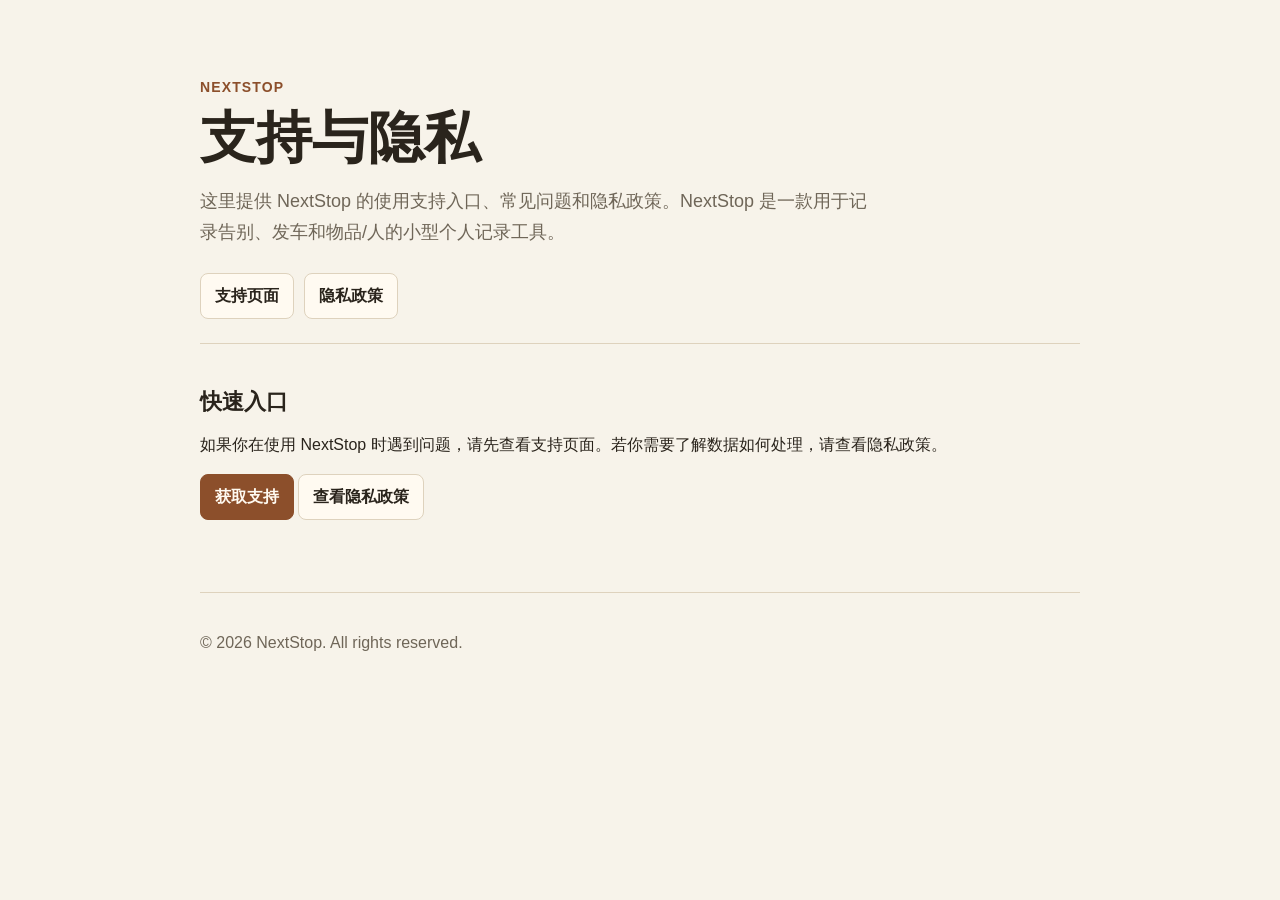
<file: index.html>
<!doctype html>
<html lang="zh-Hans">
<head>
    <meta charset="utf-8">
    <meta name="viewport" content="width=device-width, initial-scale=1">
    <title>NextStop 支持</title>
    <meta name="description" content="NextStop 的支持页面与隐私政策。">
    <link rel="stylesheet" href="styles.css">
</head>
<body>
    <main class="page">
        <header class="hero">
            <p class="eyebrow">NextStop</p>
            <h1>支持与隐私</h1>
            <p class="lead">这里提供 NextStop 的使用支持入口、常见问题和隐私政策。NextStop 是一款用于记录告别、发车和物品/人的小型个人记录工具。</p>
            <nav class="nav" aria-label="主要页面">
                <a href="support.html">支持页面</a>
                <a href="privacy.html">隐私政策</a>
            </nav>
        </header>

        <section class="section">
            <h2>快速入口</h2>
            <p>如果你在使用 NextStop 时遇到问题，请先查看支持页面。若你需要了解数据如何处理，请查看隐私政策。</p>
            <p>
                <a class="button primary" href="support.html">获取支持</a>
                <a class="button" href="privacy.html">查看隐私政策</a>
            </p>
        </section>

        <footer>
            <p>© 2026 NextStop. All rights reserved.</p>
        </footer>
    </main>
</body>
</html>
</file>
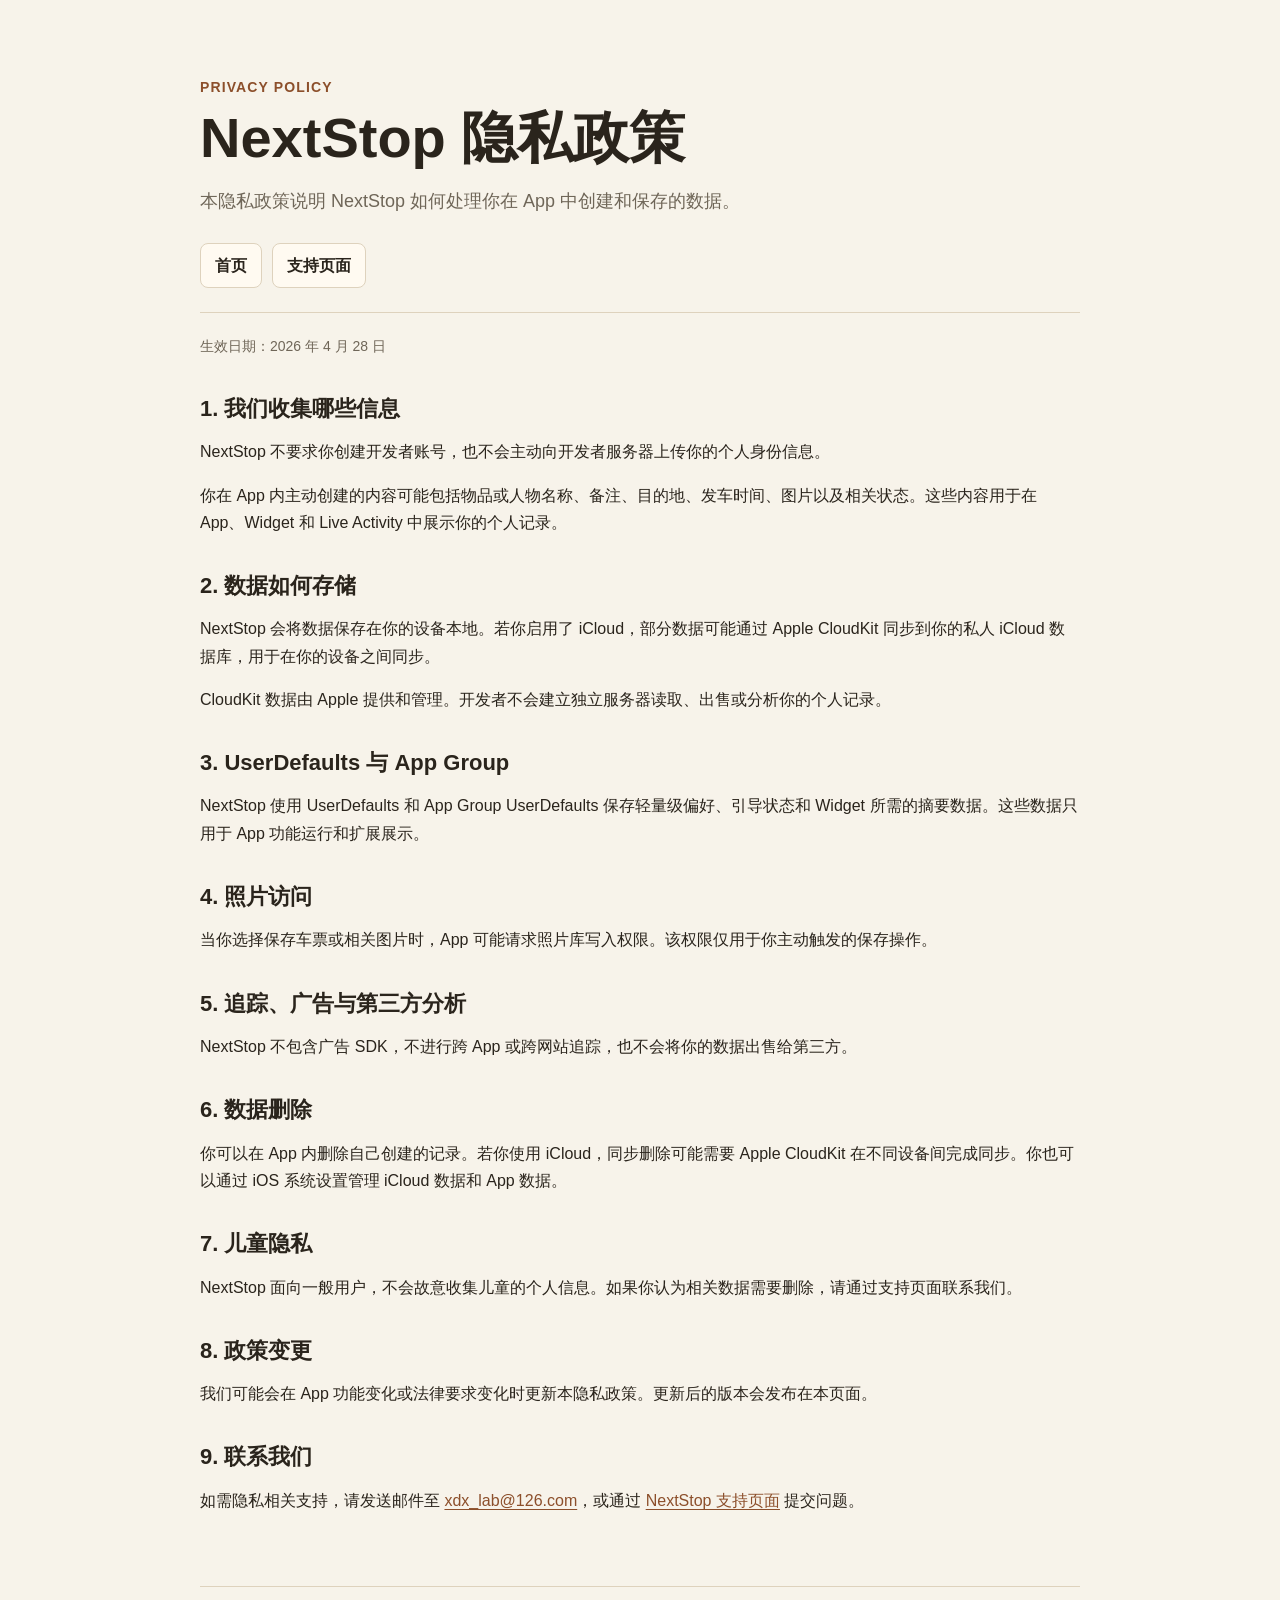
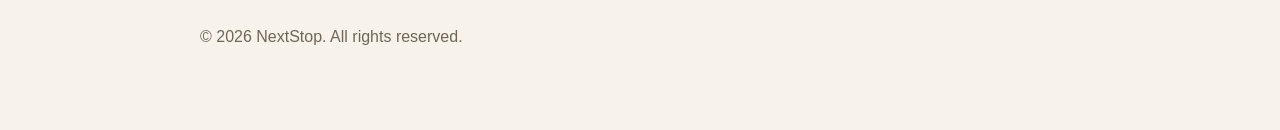
<file: privacy.html>
<!doctype html>
<html lang="zh-Hans">
<head>
    <meta charset="utf-8">
    <meta name="viewport" content="width=device-width, initial-scale=1">
    <title>NextStop 隐私政策</title>
    <meta name="description" content="NextStop 隐私政策。">
    <link rel="stylesheet" href="styles.css">
</head>
<body>
    <main class="page">
        <header class="hero">
            <p class="eyebrow">Privacy Policy</p>
            <h1>NextStop 隐私政策</h1>
            <p class="lead">本隐私政策说明 NextStop 如何处理你在 App 中创建和保存的数据。</p>
            <nav class="nav" aria-label="主要页面">
                <a href="index.html">首页</a>
                <a href="support.html">支持页面</a>
            </nav>
        </header>

        <section class="section">
            <p class="meta">生效日期：2026 年 4 月 28 日</p>

            <h2>1. 我们收集哪些信息</h2>
            <p>NextStop 不要求你创建开发者账号，也不会主动向开发者服务器上传你的个人身份信息。</p>
            <p>你在 App 内主动创建的内容可能包括物品或人物名称、备注、目的地、发车时间、图片以及相关状态。这些内容用于在 App、Widget 和 Live Activity 中展示你的个人记录。</p>

            <h2>2. 数据如何存储</h2>
            <p>NextStop 会将数据保存在你的设备本地。若你启用了 iCloud，部分数据可能通过 Apple CloudKit 同步到你的私人 iCloud 数据库，用于在你的设备之间同步。</p>
            <p>CloudKit 数据由 Apple 提供和管理。开发者不会建立独立服务器读取、出售或分析你的个人记录。</p>

            <h2>3. UserDefaults 与 App Group</h2>
            <p>NextStop 使用 UserDefaults 和 App Group UserDefaults 保存轻量级偏好、引导状态和 Widget 所需的摘要数据。这些数据只用于 App 功能运行和扩展展示。</p>

            <h2>4. 照片访问</h2>
            <p>当你选择保存车票或相关图片时，App 可能请求照片库写入权限。该权限仅用于你主动触发的保存操作。</p>

            <h2>5. 追踪、广告与第三方分析</h2>
            <p>NextStop 不包含广告 SDK，不进行跨 App 或跨网站追踪，也不会将你的数据出售给第三方。</p>

            <h2>6. 数据删除</h2>
            <p>你可以在 App 内删除自己创建的记录。若你使用 iCloud，同步删除可能需要 Apple CloudKit 在不同设备间完成同步。你也可以通过 iOS 系统设置管理 iCloud 数据和 App 数据。</p>

            <h2>7. 儿童隐私</h2>
            <p>NextStop 面向一般用户，不会故意收集儿童的个人信息。如果你认为相关数据需要删除，请通过支持页面联系我们。</p>

            <h2>8. 政策变更</h2>
            <p>我们可能会在 App 功能变化或法律要求变化时更新本隐私政策。更新后的版本会发布在本页面。</p>

            <h2>9. 联系我们</h2>
            <p>如需隐私相关支持，请发送邮件至 <a href="mailto:xdx_lab@126.com">xdx_lab@126.com</a>，或通过 <a href="support.html">NextStop 支持页面</a> 提交问题。</p>
        </section>

        <footer>
            <p>© 2026 NextStop. All rights reserved.</p>
        </footer>
    </main>
</body>
</html>
</file>
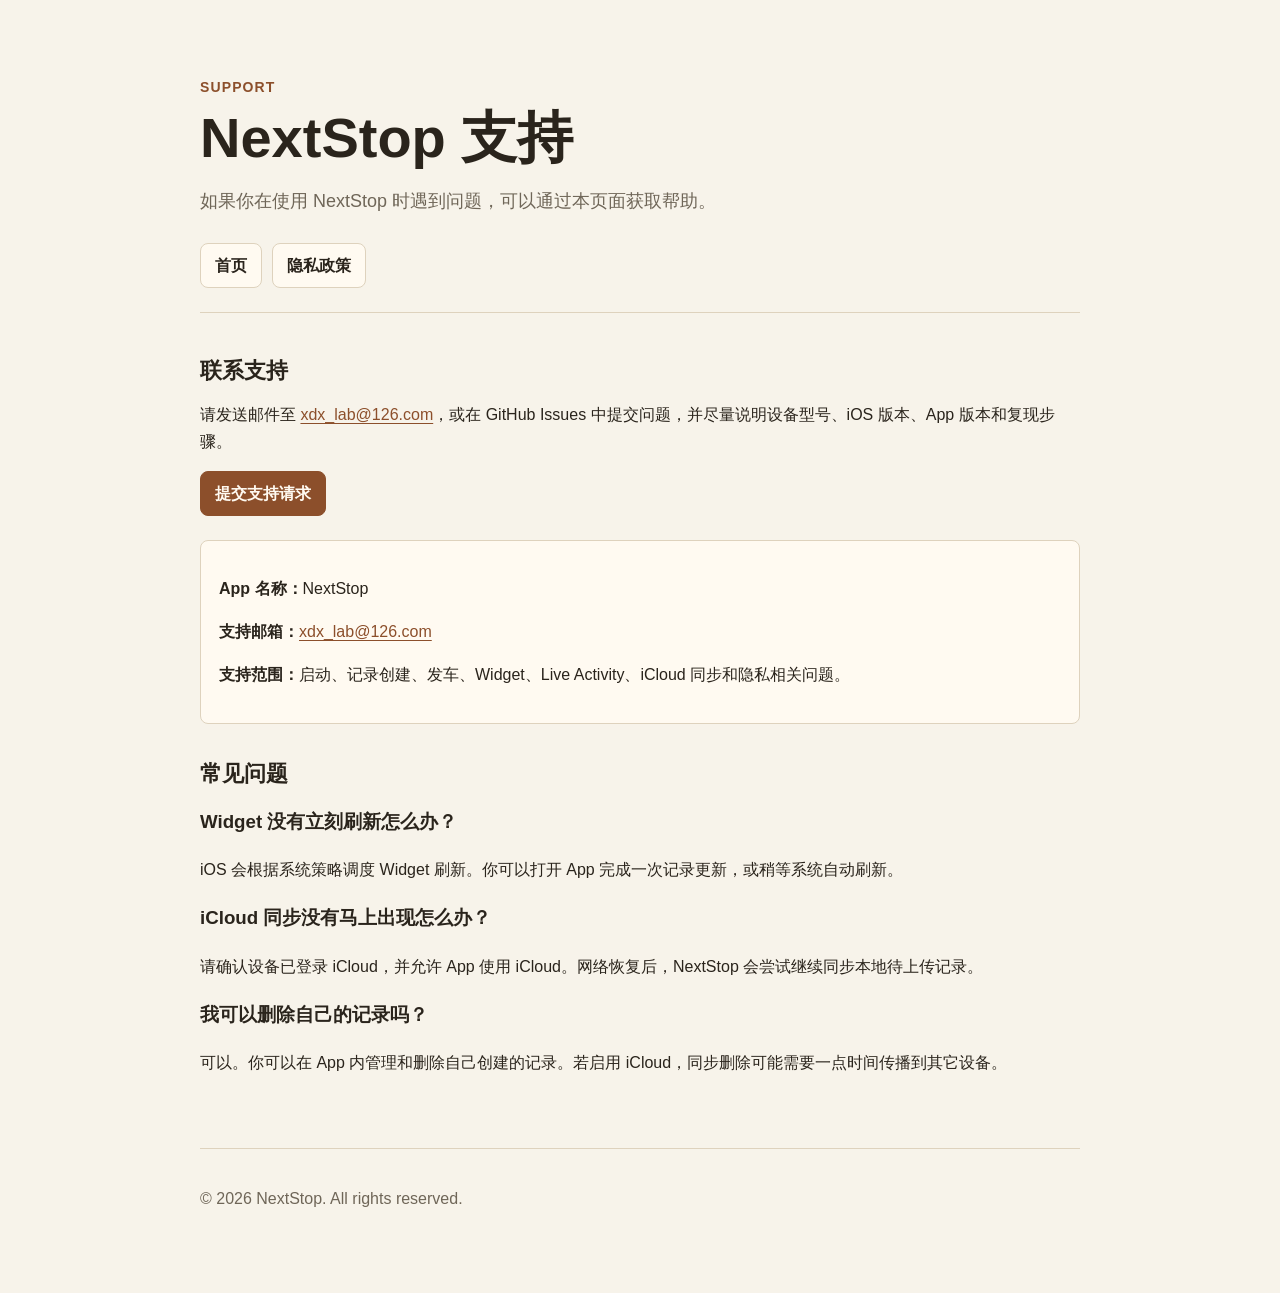
<file: support.html>
<!doctype html>
<html lang="zh-Hans">
<head>
    <meta charset="utf-8">
    <meta name="viewport" content="width=device-width, initial-scale=1">
    <title>NextStop 支持页面</title>
    <meta name="description" content="NextStop 官方支持页面。">
    <link rel="stylesheet" href="styles.css">
</head>
<body>
    <main class="page">
        <header class="hero">
            <p class="eyebrow">Support</p>
            <h1>NextStop 支持</h1>
            <p class="lead">如果你在使用 NextStop 时遇到问题，可以通过本页面获取帮助。</p>
            <nav class="nav" aria-label="主要页面">
                <a href="index.html">首页</a>
                <a href="privacy.html">隐私政策</a>
            </nav>
        </header>

        <section class="section">
            <h2>联系支持</h2>
            <p>请发送邮件至 <a href="mailto:xdx_lab@126.com">xdx_lab@126.com</a>，或在 GitHub Issues 中提交问题，并尽量说明设备型号、iOS 版本、App 版本和复现步骤。</p>
            <p><a class="button primary" href="https://github.com/xdx888999/NextStop-Support/issues">提交支持请求</a></p>

            <div class="info">
                <p><strong>App 名称：</strong>NextStop</p>
                <p><strong>支持邮箱：</strong><a href="mailto:xdx_lab@126.com">xdx_lab@126.com</a></p>
                <p><strong>支持范围：</strong>启动、记录创建、发车、Widget、Live Activity、iCloud 同步和隐私相关问题。</p>
            </div>

            <h2>常见问题</h2>
            <h3>Widget 没有立刻刷新怎么办？</h3>
            <p>iOS 会根据系统策略调度 Widget 刷新。你可以打开 App 完成一次记录更新，或稍等系统自动刷新。</p>

            <h3>iCloud 同步没有马上出现怎么办？</h3>
            <p>请确认设备已登录 iCloud，并允许 App 使用 iCloud。网络恢复后，NextStop 会尝试继续同步本地待上传记录。</p>

            <h3>我可以删除自己的记录吗？</h3>
            <p>可以。你可以在 App 内管理和删除自己创建的记录。若启用 iCloud，同步删除可能需要一点时间传播到其它设备。</p>
        </section>

        <footer>
            <p>© 2026 NextStop. All rights reserved.</p>
        </footer>
    </main>
</body>
</html>
</file>
<file: styles.css>
:root {
    color-scheme: light;
    --background: #f7f3ea;
    --surface: #fffaf1;
    --text: #2a241c;
    --muted: #6f6658;
    --border: #ded2bd;
    --accent: #8c4f2b;
    --accent-soft: #efe1d0;
}

* {
    box-sizing: border-box;
}

body {
    margin: 0;
    font-family: -apple-system, BlinkMacSystemFont, "SF Pro Text", "PingFang SC", "Hiragino Sans GB", "Microsoft YaHei", sans-serif;
    line-height: 1.7;
    color: var(--text);
    background: var(--background);
}

a {
    color: var(--accent);
    text-decoration-thickness: 1px;
    text-underline-offset: 3px;
}

.page {
    width: min(880px, calc(100% - 32px));
    margin: 0 auto;
    padding: 48px 0 64px;
}

.hero {
    padding: 28px 0 24px;
    border-bottom: 1px solid var(--border);
}

.eyebrow {
    margin: 0 0 8px;
    color: var(--accent);
    font-size: 14px;
    font-weight: 700;
    letter-spacing: 0.08em;
    text-transform: uppercase;
}

h1 {
    margin: 0;
    font-size: clamp(34px, 6vw, 56px);
    line-height: 1.08;
    letter-spacing: 0;
}

h2 {
    margin: 36px 0 12px;
    font-size: 22px;
    line-height: 1.25;
}

p,
li {
    font-size: 16px;
}

.lead {
    max-width: 680px;
    margin: 18px 0 0;
    color: var(--muted);
    font-size: 18px;
}

.nav {
    display: flex;
    flex-wrap: wrap;
    gap: 10px;
    margin: 26px 0 0;
}

.nav a,
.button {
    display: inline-flex;
    align-items: center;
    min-height: 40px;
    padding: 8px 14px;
    border: 1px solid var(--border);
    border-radius: 8px;
    background: var(--surface);
    color: var(--text);
    font-weight: 650;
    text-decoration: none;
}

.button.primary {
    border-color: var(--accent);
    background: var(--accent);
    color: #fffaf1;
}

.section {
    padding: 8px 0;
}

.info {
    margin: 24px 0;
    padding: 18px;
    border: 1px solid var(--border);
    border-radius: 8px;
    background: var(--surface);
}

.meta {
    color: var(--muted);
    font-size: 14px;
}

footer {
    margin-top: 48px;
    padding-top: 20px;
    border-top: 1px solid var(--border);
    color: var(--muted);
    font-size: 14px;
}

@media (max-width: 560px) {
    .page {
        width: min(100% - 24px, 880px);
        padding-top: 28px;
    }

    .nav a,
    .button {
        width: 100%;
        justify-content: center;
    }
}
</file>
